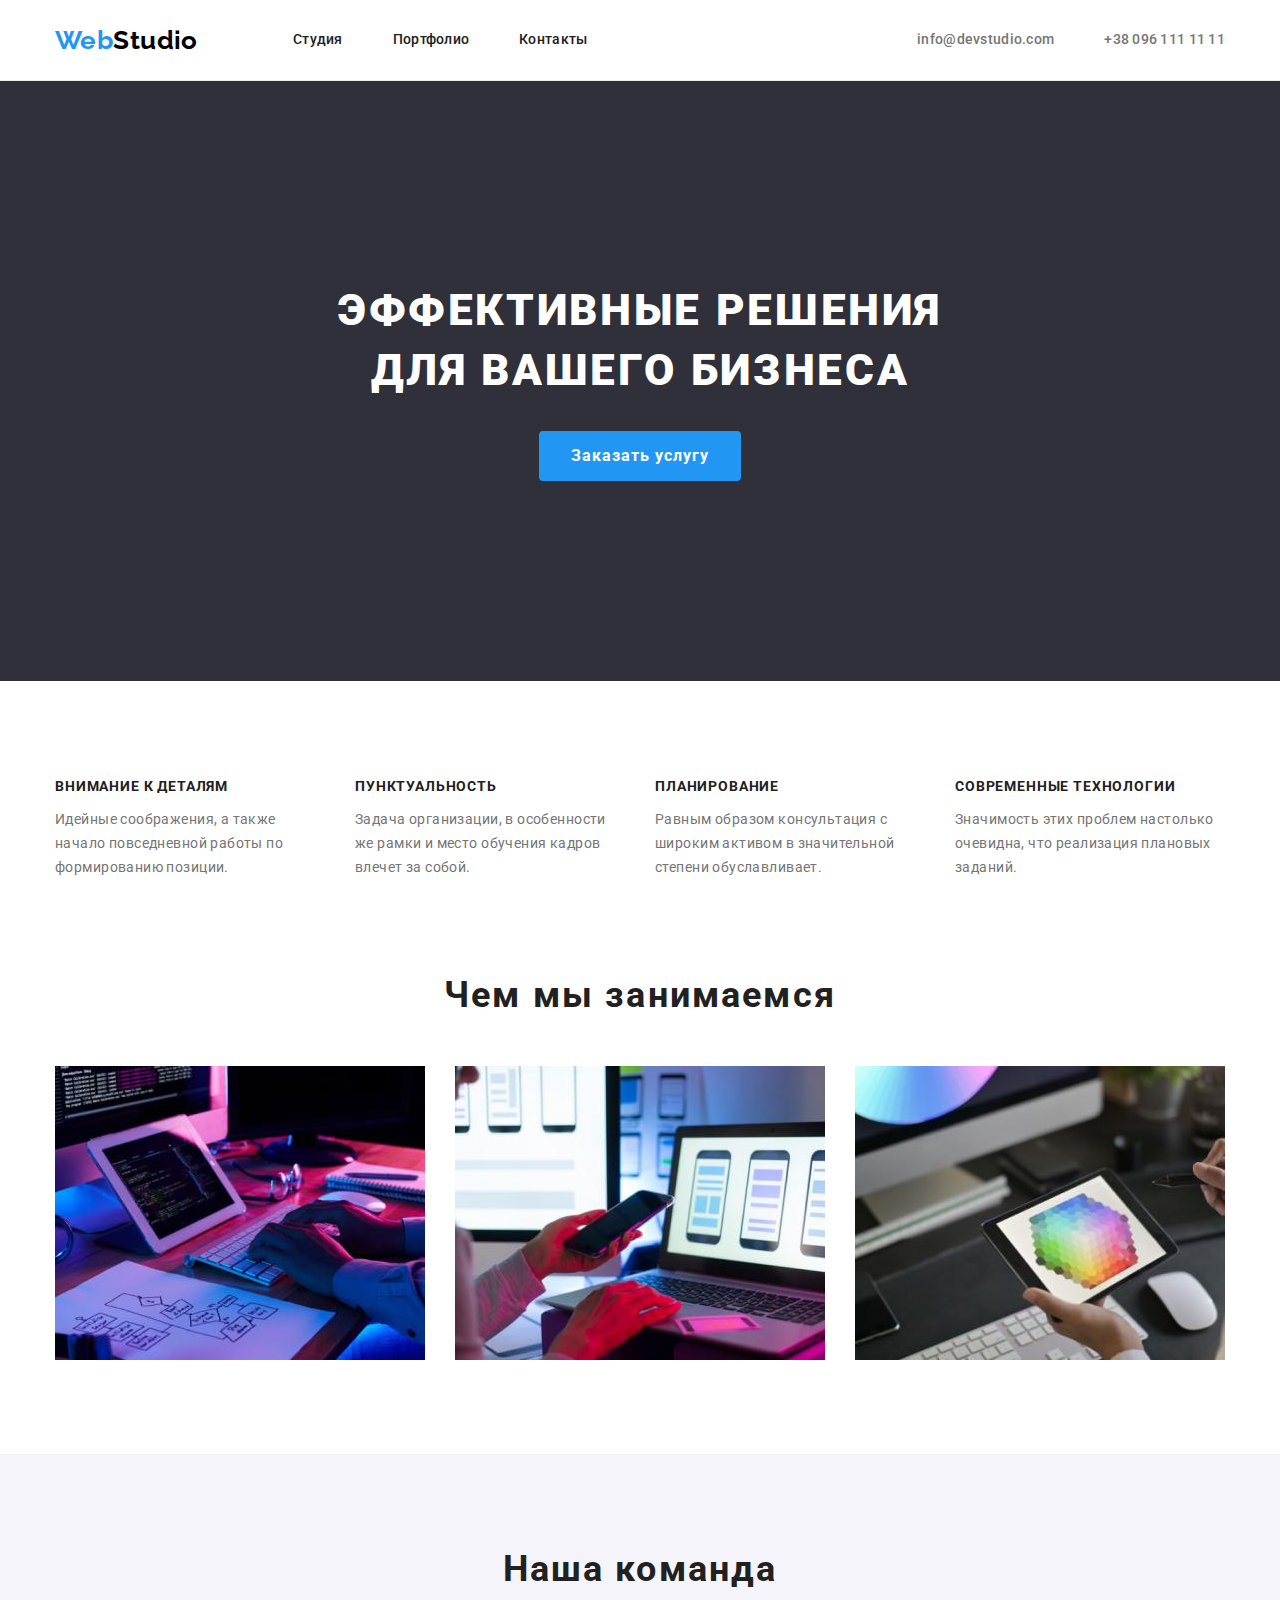
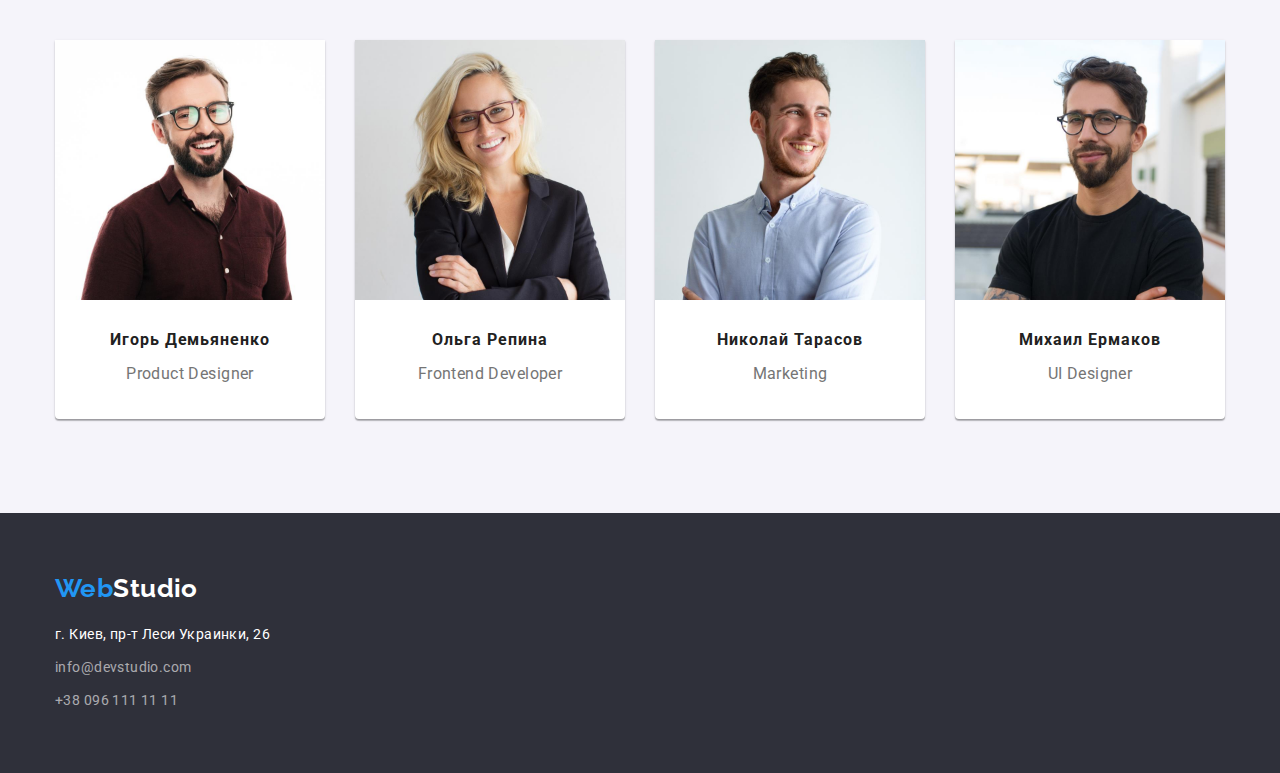
<file: index.html>
<!DOCTYPE html>
<html lang="ru">
  <head>
    <meta charset="UTF-8" />
    <meta http-equiv="X-UA-Compatible" content="IE=edge" />
    <meta name="viewport" content="width=device-width, initial-scale=1.0" />
    <title>WebStudio</title>
    <link rel="preconnect" href="https://fonts.gstatic.com" />
    <link
      href="https://fonts.googleapis.com/css2?family=Raleway:wght@700&family=Roboto:wght@400;500;700;900&display=swap"
      rel="stylesheet"
    />
    <link
      rel="stylesheet"
      href="https://cdnjs.cloudflare.com/ajax/libs/modern-normalize/1.0.0/modern-normalize.min.css"
    />
    <link rel="stylesheet" href="./css/styles.css" />
  </head>
  <body>
    <!--header w/nav-->
    <header class="section header">
      <div class="container">
        <nav class="header-nav">
          <!--Logo-->
          <div class="logo">
            <a class="link" href="index.html"
              ><span class="logo-start">Web</span><span class="logo-end">Studio</span>
            </a>
          </div>
          <!--Pages-nav-->
          <ul class="list pages-nav">
            <li class="item header-text"><a class="link" href="index.html">Студия</a></li>
            <li class="item header-text"><a class="link" href="portfolio.html">Портфолио</a></li>
            <li class="item header-text"><a class="link" href="">Контакты</a></li>
          </ul>

          <!--Cont-nav-->
          <ul class="list cont-nav">
            <li class="item header-text"><a class="link" href="mailto:info@devstudio.com">info@devstudio.com</a></li>
            <li class="item header-text"><a class="link" href="tel:+380961111111">+38 096 111 11 11</a></li>
          </ul>
        </nav>
      </div>
    </header>

    <!--Main-->
    <main>
      <!--Hero section-->
      <section class="hero">
        <div class="hero-content">
          <h1 class="hero-title title">Эффективные решения для вашего бизнеса</h1>
          <button class="button-main" type="button">Заказать услугу</button>
        </div>
      </section>

      <!--Our forces-->
      <section class="section forces">
        <div class="container">
          <h2 class="section-title title visually-hidden">Наши преимущества</h2>
          <ul class="list grid-0">
            <li class="force">
              <h3 class="forces-list title">Внимание к деталям</h3>
              <p>Идейные соображения, а также начало повседневной работы по формированию позиции.</p>
            </li>
            <li class="force">
              <h3 class="forces-list title">Пунктуальность</h3>
              <p>Задача организации, в особенности же рамки и место обучения кадров влечет за собой.</p>
            </li>
            <li class="force">
              <h3 class="forces-list title">Планирование</h3>
              <p>Равным образом консультация с широким активом в значительной степени обуславливает.</p>
            </li>
            <li class="force">
              <h3 class="forces-list title">Современные технологии</h3>
              <p>Значимость этих проблем настолько очевидна, что реализация плановых заданий.</p>
            </li>
          </ul>
        </div>
      </section>

      <!--What do we do section-->

      <section class="section we-do">
        <div class="container">
          <h2 class="section-title title">Чем мы занимаемся</h2>
          <ul class="list menu-wedo">
            <li class="work">
              <a class="link" href=""
                ><img src="./img1/box1res.jpg" alt="Сотрудник за офисным столом набирает текст" width="350"
              /></a>
            </li>
            <li class="work">
              <a class="link" href=""
                ><img
                  src="./img1/box2res.jpg"
                  alt="Девушка смотрит на экран ноутбука и держит в руке телефон"
                  width="350"
              /></a>
            </li>
            <li class="work">
              <a class="link" href=""
                ><img
                  src="./img1/box3res.jpg"
                  alt="Сотрудник сидит перед монитором и держит в руках планшет"
                  width="350"
              /></a>
            </li>
          </ul>
        </div>
      </section>

      <!--Our team section-->

      <section class="section team">
        <div class="container">
          <h2 class="section-title title">Наша команда</h2>
          <ul class="list menu-team">
            <li class="team-mate">
              <img src="./img2/team1re.jpg" alt="Фото Игорь Демьяненко" width="250" />
              <div class="mate">
                <h3 class="team-list title">Игорь Демьяненко</h3>
                <p class="job-title">Product Designer</p>
              </div>
            </li>
            <li class="team-mate">
              <img src="./img2/team2re.jpg" alt="Фото " width="250" />
              <div class="mate">
                <h3 class="team-list title">Ольга Репина</h3>
                <p class="job-title">Frontend Developer</p>
              </div>
            </li>
            <li class="team-mate">
              <img src="./img2/team3re.jpg" alt="Фото Николай Тарасов" width="250" />
              <div class="mate">
                <h3 class="team-list title">Николай Тарасов</h3>
                <p class="job-title">Marketing</p>
              </div>
            </li>
            <li class="team-mate">
              <img src="./img2/team4re.jpg" alt="Фото Михаил Ермаков" width="250" />
              <div class="mate">
                <h3 class="team-list title">Михаил Ермаков</h3>
                <p class="job-title">UI Designer</p>
              </div>
            </li>
          </ul>
        </div>
      </section>
    </main>
    <!--Footer-->
    <footer class="section footer">
      <div class="container">
        <div class="logo">
          <a class="link" href="index.html"
            ><span class="logo-start">Web</span><span class="logo-footer">Studio</span>
          </a>
        </div>
        <address>
          <ul class="list">
            <li class="footer-address"><a class="link" href=""> г. Киев, пр-т Леси Украинки, 26</a></li>
            <li class="footer-contacts"><a class="link" href="mailto:info@devstudio.com">info@devstudio.com</a></li>
            <li class="footer-contacts"><a class="link" href="tel:+380961111111">+38 096 111 11 11</a></li>
          </ul>
        </address>
      </div>
    </footer>
  </body>
</html>
</file>
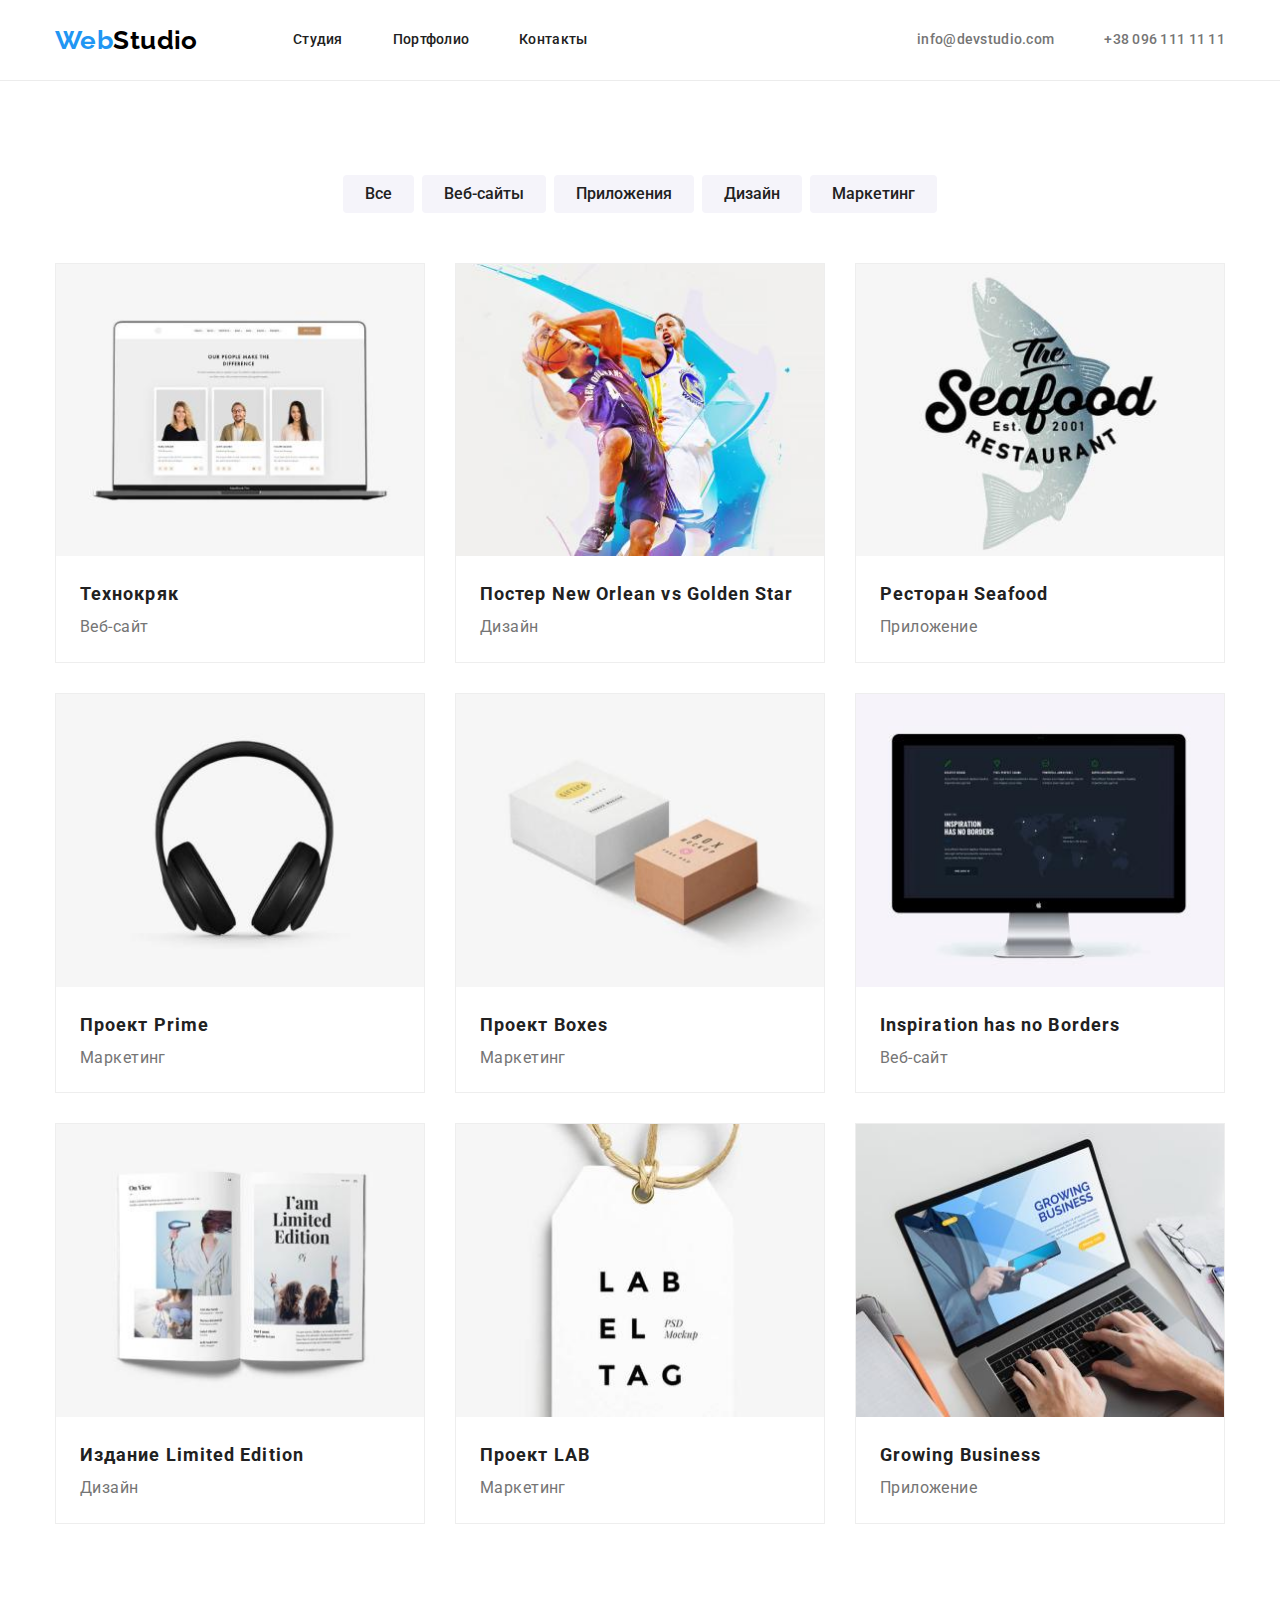
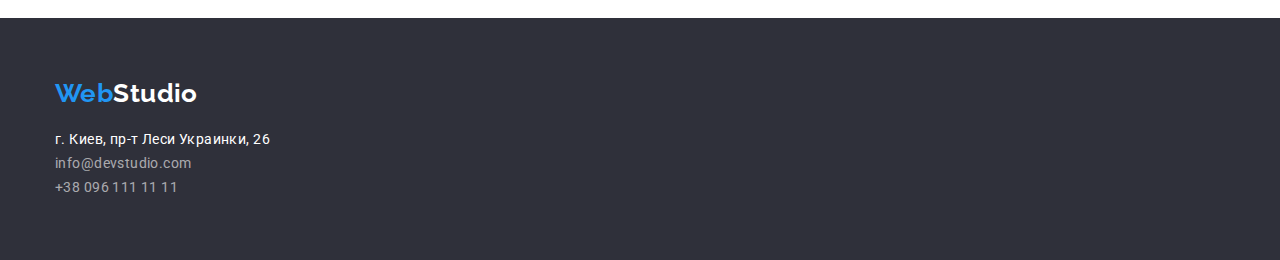
<file: portfolio.html>
<!DOCTYPE html>
<html lang="ru">
  <head>
    <meta charset="UTF-8" />
    <meta http-equiv="X-UA-Compatible" content="IE=edge" />
    <meta name="viewport" content="width=device-width, initial-scale=1.0" />
    <title>WebStudio</title>
    <link rel="preconnect" href="https://fonts.gstatic.com" />
    <link
      href="https://fonts.googleapis.com/css2?family=Raleway:wght@700&family=Roboto:wght@400;500;700;900&display=swap"
      rel="stylesheet"
    />
    <link
      rel="stylesheet"
      href="https://cdnjs.cloudflare.com/ajax/libs/modern-normalize/1.0.0/modern-normalize.min.css"
    />
    <link rel="stylesheet" href="./css/styles.css" />
  </head>

  <body>
    <!--header w/nav-->
    <header class="section header">
      <div class="container">
        <nav class="header-nav">
          <!--Logo-->
          <div class="logo">
            <a class="link" href="index.html"
              ><span class="logo-start">Web</span><span class="logo-end">Studio</span>
            </a>
          </div>
          <!--Pages-nav-->
          <ul class="list pages-nav">
            <li class="item header-text"><a class="link" href="index.html">Студия</a></li>
            <li class="item header-text"><a class="link" href="portfolio.html">Портфолио</a></li>
            <li class="item header-text"><a class="link" href="">Контакты</a></li>
          </ul>

          <!--Cont-nav-->
          <ul class="list cont-nav">
            <li class="item header-text"><a class="link" href="mailto:info@devstudio.com">info@devstudio.com</a></li>
            <li class="item header-text"><a class="link" href="tel:+380961111111">+38 096 111 11 11</a></li>
          </ul>
        </nav>
      </div>
    </header>

    <main>
      <!--Portfolio navigation-->
      <section class="projects">
        <div class="container">
          <h1 class="visually-hidden">Наши проекты</h1>
          <nav>
            <ul class="list site-list">
              <li class="item-list">
                <button type="button" class="button">Все</button>
              </li>
              <li class="item-list">
                <button type="button" class="button">Веб-сайты</button>
              </li>
              <li class="item-list">
                <button type="button" class="button">Приложения</button>
              </li>
              <li class="item-list">
                <button type="button" class="button">Дизайн</button>
              </li>
              <li class="item-list">
                <button type="button" class="button">Маркетинг</button>
              </li>
            </ul>
          </nav>
        </div>

        <!--Projects-->

        <div class="container">
          <ul class="list grid">
            <!--Project-1-->
            <li class="pro-item">
              <img src="./img-portfolio/img1re.jpg" alt="Экран ноутбука" width="370" />
              <div class="pro-name">
                <h2 class="projects-list title">Технокряк</h2>
                <p class="project-name">Веб-сайт</p>
              </div>
            </li>
            <!--Project-2-->
            <li class="pro-item">
              <img src="./img-portfolio/img2re.jpg" alt="Баскетболисты играют" width="370" />
              <div class="pro-name">
                <h2 class="projects-list title">Постер New Orlean vs Golden Star</h2>
                <p class="project-name">Дизайн</p>
              </div>
            </li>
            <!--Project-3-->
            <li class="pro-item">
              <img src="./img-portfolio/img3re.jpg" alt="Меню ресторана" width="370" />
              <div class="pro-name">
                <h2 class="projects-list title">Ресторан Seafood</h2>
                <p class="project-name">Приложение</p>
              </div>
            </li>
            <!--Project-4-->
            <li class="pro-item">
              <img src="./img-portfolio/img4re.jpg" alt="Наушники" width="370" />
              <div class="pro-name">
                <h2 class="projects-list title">Проект Prime</h2>
                <p class="project-name">Маркетинг</p>
              </div>
            </li>
            <!--Project-5-->
            <li class="pro-item">
              <img src="./img-portfolio/img5re.jpg" alt="Две коробки" width="370" />
              <div class="pro-name">
                <h2 class="projects-list title">Проект Boxes</h2>
                <p class="project-name">Маркетинг</p>
              </div>
            </li>
            <!--Project-6-->
            <li class="pro-item">
              <img src="./img-portfolio/img6re.jpg" alt="Экран монитора" width="370" />
              <div class="pro-name">
                <h2 lang="en" class="projects-list title">Inspiration has no Borders</h2>
                <p class="project-name">Веб-сайт</p>
              </div>
            </li>
            <!--Project-7-->
            <li class="pro-item">
              <img src="./img-portfolio/img7re.jpg" alt="Раскрытый журнал" width="370" />
              <div class="pro-name">
                <h2 class="projects-list title">Издание Limited Edition</h2>
                <p class="project-name">Дизайн</p>
              </div>
            </li>
            <!--Project-8-->
            <li class="pro-item">
              <img src="./img-portfolio/img8re.jpg" alt="Одежная этикетка" width="370" />
              <div class="pro-name">
                <h2 class="projects-list title">Проект LAB</h2>
                <p class="project-name">Маркетинг</p>
              </div>
            </li>
            <!--Project-9-->
            <li class="pro-item">
              <img src="./img-portfolio/img9re.jpg" alt="Руки на клавиатуре ноутбука" width="370" />
              <div class="pro-name">
                <h2 lang="en" class="projects-list title">Growing Business</h2>
                <p class="project-name">Приложение</p>
              </div>
            </li>
          </ul>
        </div>
      </section>
    </main>
    <!--Footer-->
    <footer class="section footer">
      <div class="container">
        <div class="logo"><span class="logo-start">Web</span><span class="logo-footer">Studio</span></div>
        <address>
          <ul class="list">
            <li><a class="link footer-address" href=""> г. Киев, пр-т Леси Украинки, 26</a></li>
            <li><a class="link footer-contacts" href="mailto:info@devstudio.com">info@devstudio.com</a></li>
            <li><a class="link footer-contacts" href="tel:+380961111111">+38 096 111 11 11</a></li>
          </ul>
        </address>
      </div>
    </footer>
  </body>
</html>
</file>
<file: css/styles.css>
:root {
  --main-text-color: #757575;
  --dark-bg-text-color: #ffffff;
  --title-color: #212121;
  --dark-background: #2f303a;
  --light-background: #f5f4fa;
  --accent-color: #2196f3;
}

body {
  font-family: 'Roboto', sans-serif;
  font-size: 14px;
  font-weight: 400;
  line-height: 1.71;
  letter-spacing: 0.03em;
  color: var(--main-text-color);
}

/*Utilities*/
html {
  box-sizing: border-box;
}
*,
*::after,
*::before {
  box-sizing: inherit;
}

button {
  padding: 0;
  border: 0;
}

h1,
h2,
h3,
h4,
h5,
h6,
p,
ul {
  margin: 0;
  padding: 0;
}

img {
  display: block;
  width: 100%;
  height: auto;
}

.visually-hidden {
  position: absolute !important;
  clip: rect(1px 1px 1px 1px);
  clip: rect(1px, 1px, 1px, 1px);
  padding: 0 !important;
  border: 0 !important;
  height: 1px !important;
  width: 1px !important;
  overflow: hidden;
}

address {
  font-style: normal;
}

.link {
  text-decoration: none;
  color: inherit;
}

.list {
  list-style: none;
  padding-left: 0;
  margin: 0;
}

.container {
  margin-right: auto;
  margin-left: auto;
  padding-left: 15px;
  padding-right: 15px;
  width: 1200px;
}

/*Header*/

.container .header-nav {
  display: flex;
  align-items: center;
}

.logo {
  width: 145px;
  height: 30px;
}

.header-text {
  font-weight: 500;
  line-height: 1.14;
  letter-spacing: 0.02em;
  color: var(--title-color);
}

.cont-nav .header-text {
  font-weight: 500;
  font-size: 14px;
  line-height: 1.14;
  letter-spacing: 0.02em;
  color: var(--main-text-color);
}

.pages-nav,
.cont-nav {
  display: flex;
}

.pages-nav .item:first-child {
  margin-left: 93px;
}

.cont-nav {
  margin-left: auto;
}

.pages-nav .item:not(:last-child),
.cont-nav .item:not(:last-child) {
  margin-right: 50px;
}

.pages-nav .link,
.cont-nav .link {
  display: block;
  padding-top: 32px;
  padding-bottom: 32px;
}

.header {
  border-bottom: 1px solid #ececec;
  background-color: #fff;
}

.header-text:hover,
.header-text:focus,
.footer-address:hover,
.footer-address:focus,
.footer-contacts:hover,
.footer-contacts:focus {
  color: var(--accent-color);
}

.logo-start {
  font-family: Raleway;
  font-weight: 700;
  font-size: 26px;
  line-height: 1.19;
  color: var(--accent-color);
}

.logo-end {
  font-family: Raleway;
  font-weight: 700;
  font-size: 26px;
  line-height: 1.19;
  color: #000000;
}

/*Hero*/

.hero .hero-title {
  font-weight: 900;
  font-size: 44px;
  line-height: 1.36;
  text-transform: uppercase;
  text-align: center;
  width: 696px;
  margin: 0 auto 30px;
  color: var(--dark-bg-text-color);
}

.hero {
  padding-top: 200px;
  padding-bottom: 200px;
  background-color: var(--dark-background);
}

.hero-content {
  text-align: center;
}

.button-main {
  font-weight: 700;
  font-size: 16px;
  line-height: 1.87;
  letter-spacing: 0.06em;
  color: var(--dark-bg-text-color);
  background-color: var(--accent-color);

  padding: 10px 32px 10px 32px;
  border: var(--accent-color);
  border-radius: 4px;
  cursor: pointer;
}

.button-main:hover,
.button-main:focus {
  background-color: #188ce8;
}

/*Our forces section*/

.grid-0 {
  display: flex;
  flex-wrap: wrap;
  margin-left: -30px;
  margin-top: 0;
}

.force {
  flex-basis: calc((100% - 30px * 4) / 4);
  margin-left: 30px;
  margin-top: 0;
  box-sizing: border-box;
}

.forces {
  padding-top: 94px;
  background: #fff;
}

.forces-list {
  font-size: 14px;
  line-height: 1.71;
  text-transform: uppercase;
  margin-bottom: 10px;
}

/*We do section*/

.we-do .menu-wedo {
  display: flex;
  margin-top: 50px;
}

.we-do {
  padding-top: 94px;
  padding-bottom: 94px;
  background: #fff;
}

.work:not(:last-child) {
  margin-right: 30px;
}

/*Our team section*/

.team .menu-team {
  display: flex;
  margin-top: 50px;
}

.team {
  padding-top: 94px;
  padding-bottom: 94px;
  background: var(--light-background);
}

.team-mate {
  width: calc(100% / 12 * 4);
  text-align: center;
  background: #ffffff;
  box-shadow: 0px 1px 3px rgba(0, 0, 0, 0.12), 0px 1px 1px rgba(0, 0, 0, 0.14), 0px 2px 1px rgba(0, 0, 0, 0.2);
  border-radius: 0px 0px 4px 4px;
}

.team-mate:not(:last-child) {
  margin-right: 30px;
}

.job-title {
  margin-top: 10px;
}

.mate {
  padding-top: 30px;
  padding-bottom: 30px;
}

.job-title,
.project-name {
  font-weight: 400;
  font-size: 16px;
  line-height: 1.87;
}

.team-list {
  font-weight: 500;
  font-size: 16px;
  line-height: 1.187;
  text-align: center;
  letter-spacing: 0.03em;
}

/*Port nav*/

.projects {
  padding-bottom: 94px;
  padding-top: 94px;
  background-color: #fff;
}

.projects .site-list {
  display: flex;
  align-items: center;
  justify-content: center;
  margin-bottom: 50px;
}

.button {
  font-family: 'Roboto', sans-serif;
  font-style: normal;
  font-weight: 500;
  font-size: 16px;
  line-height: 1.62;
  text-align: center;
  color: var(--title-color);
  background-color: var(--light-background);
  padding: 6px 22px;
  border-radius: 4px;
  cursor: pointer;
}

.button:hover,
button:focus {
  background-color: var(--accent-color);
  color: var(--dark-bg-text-color);
  box-shadow: 0px 3px 1px rgba(0, 0, 0, 0.1), 0px 1px 2px rgba(0, 0, 0, 0.08), 0px 2px 2px rgba(0, 0, 0, 0.12);
  border-radius: 4px;
}

.item-list:not(:last-child):not(:last-child) {
  margin-right: 8px;
}

.title {
  font-weight: 700;
  color: var(--title-color);
  letter-spacing: 0.06em;
}

.section-title {
  font-size: 36px;
  line-height: 1.17;
  text-align: center;
}

/*Projects section*/

.grid {
  display: flex;
  flex-wrap: wrap;
  margin-left: -30px;
  margin-top: -30px;
}

.pro-item {
  flex-basis: calc((100% - 30px * 3) / 3);
  margin-left: 30px;
  margin-top: 30px;
  background: #ffffff;
  border: 1px solid #eeeeee;
  box-sizing: border-box;
}

.pro-name {
  padding: 20px 24px;
}

.projects-list {
  font-size: 18px;
  line-height: 2;
}

/*Footer*/

.footer {
  padding-top: 60px;
  padding-bottom: 60px;
  background-color: var(--dark-background);
}
.footer .logo {
  margin-bottom: 20px;
}

.footer-address,
.footer-contacts:not(:last-child) {
  margin-bottom: 9px;
}

.logo-footer {
  font-family: Raleway;
  font-weight: 700;
  font-size: 26px;
  line-height: 1.19;
  color: #fff;
}

.footer-address {
  font-weight: 400;
  font-size: 14px;
  line-height: 1.71;
  color: var(--dark-bg-text-color);
}

.footer-contacts {
  font-weight: 400;
  font-size: 14px;
  line-height: 1.71;
  color: rgba(255, 255, 255, 0.6);
}
</file>
